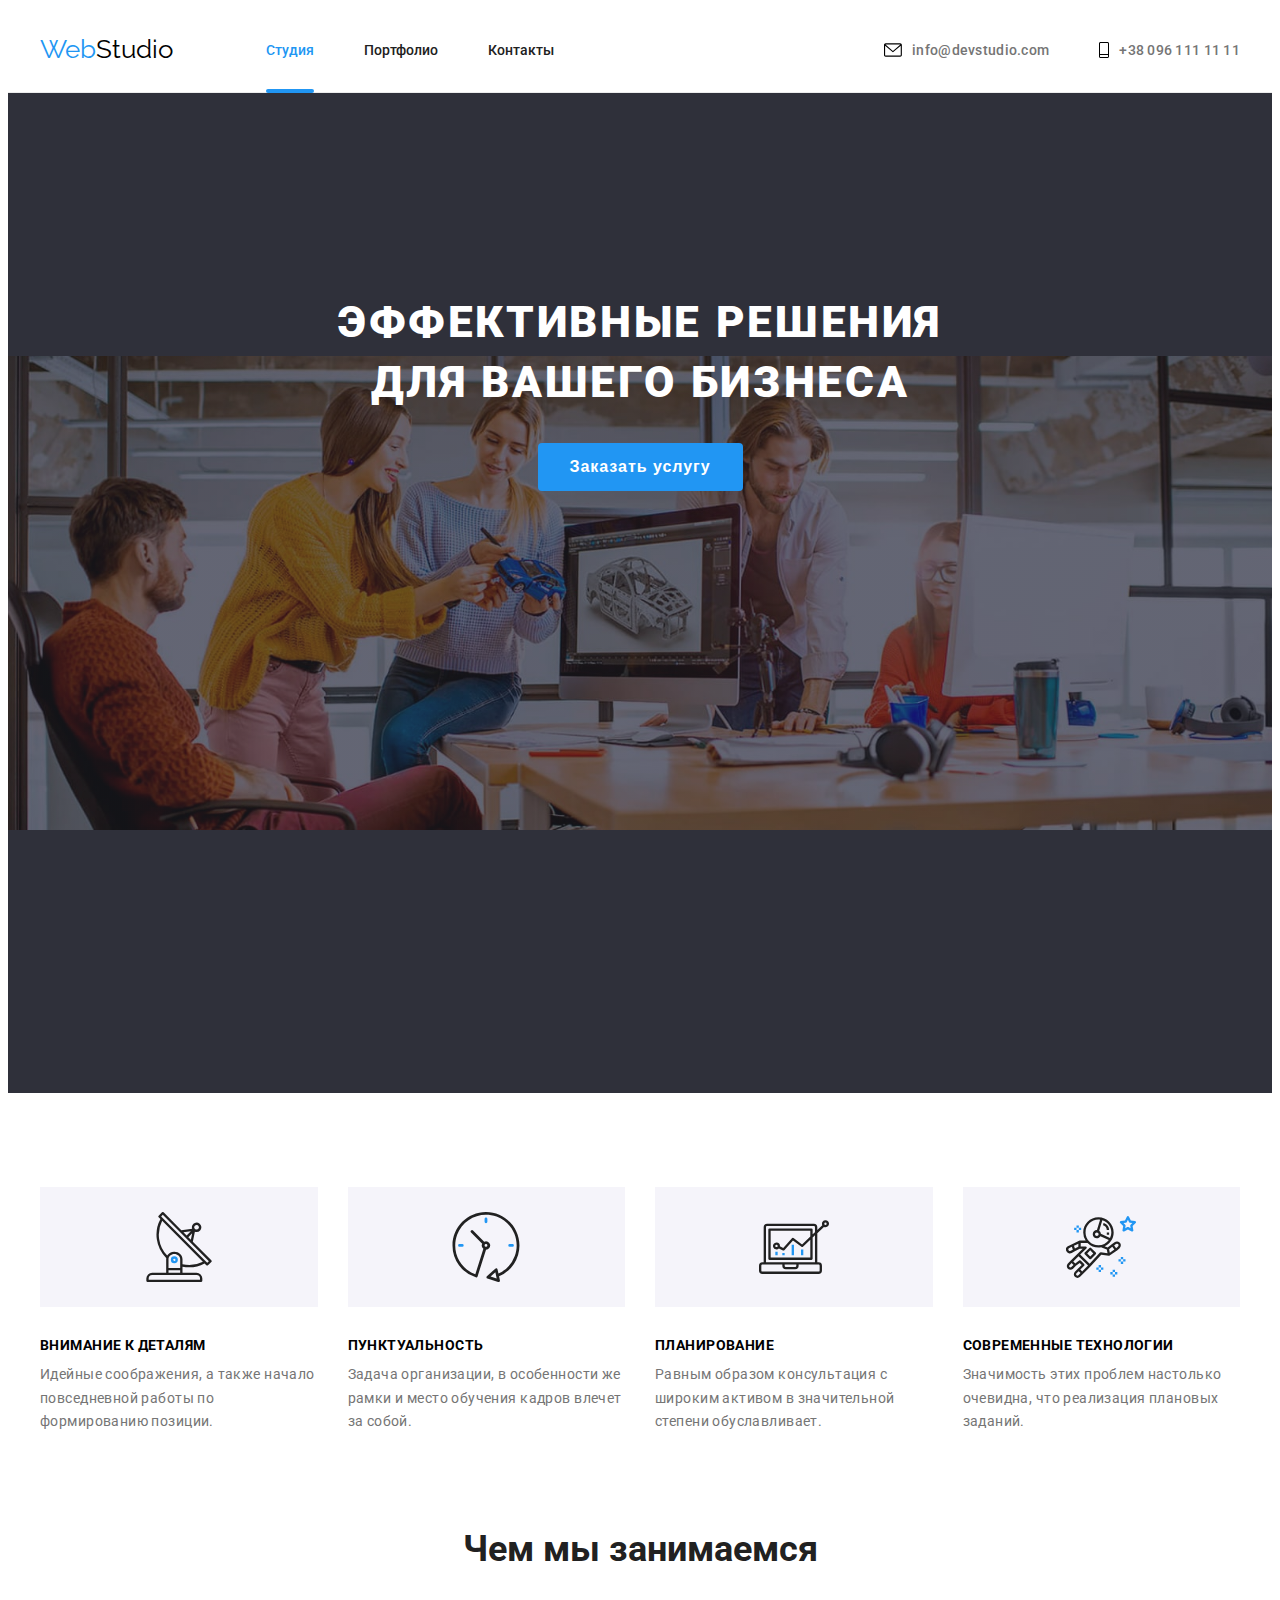
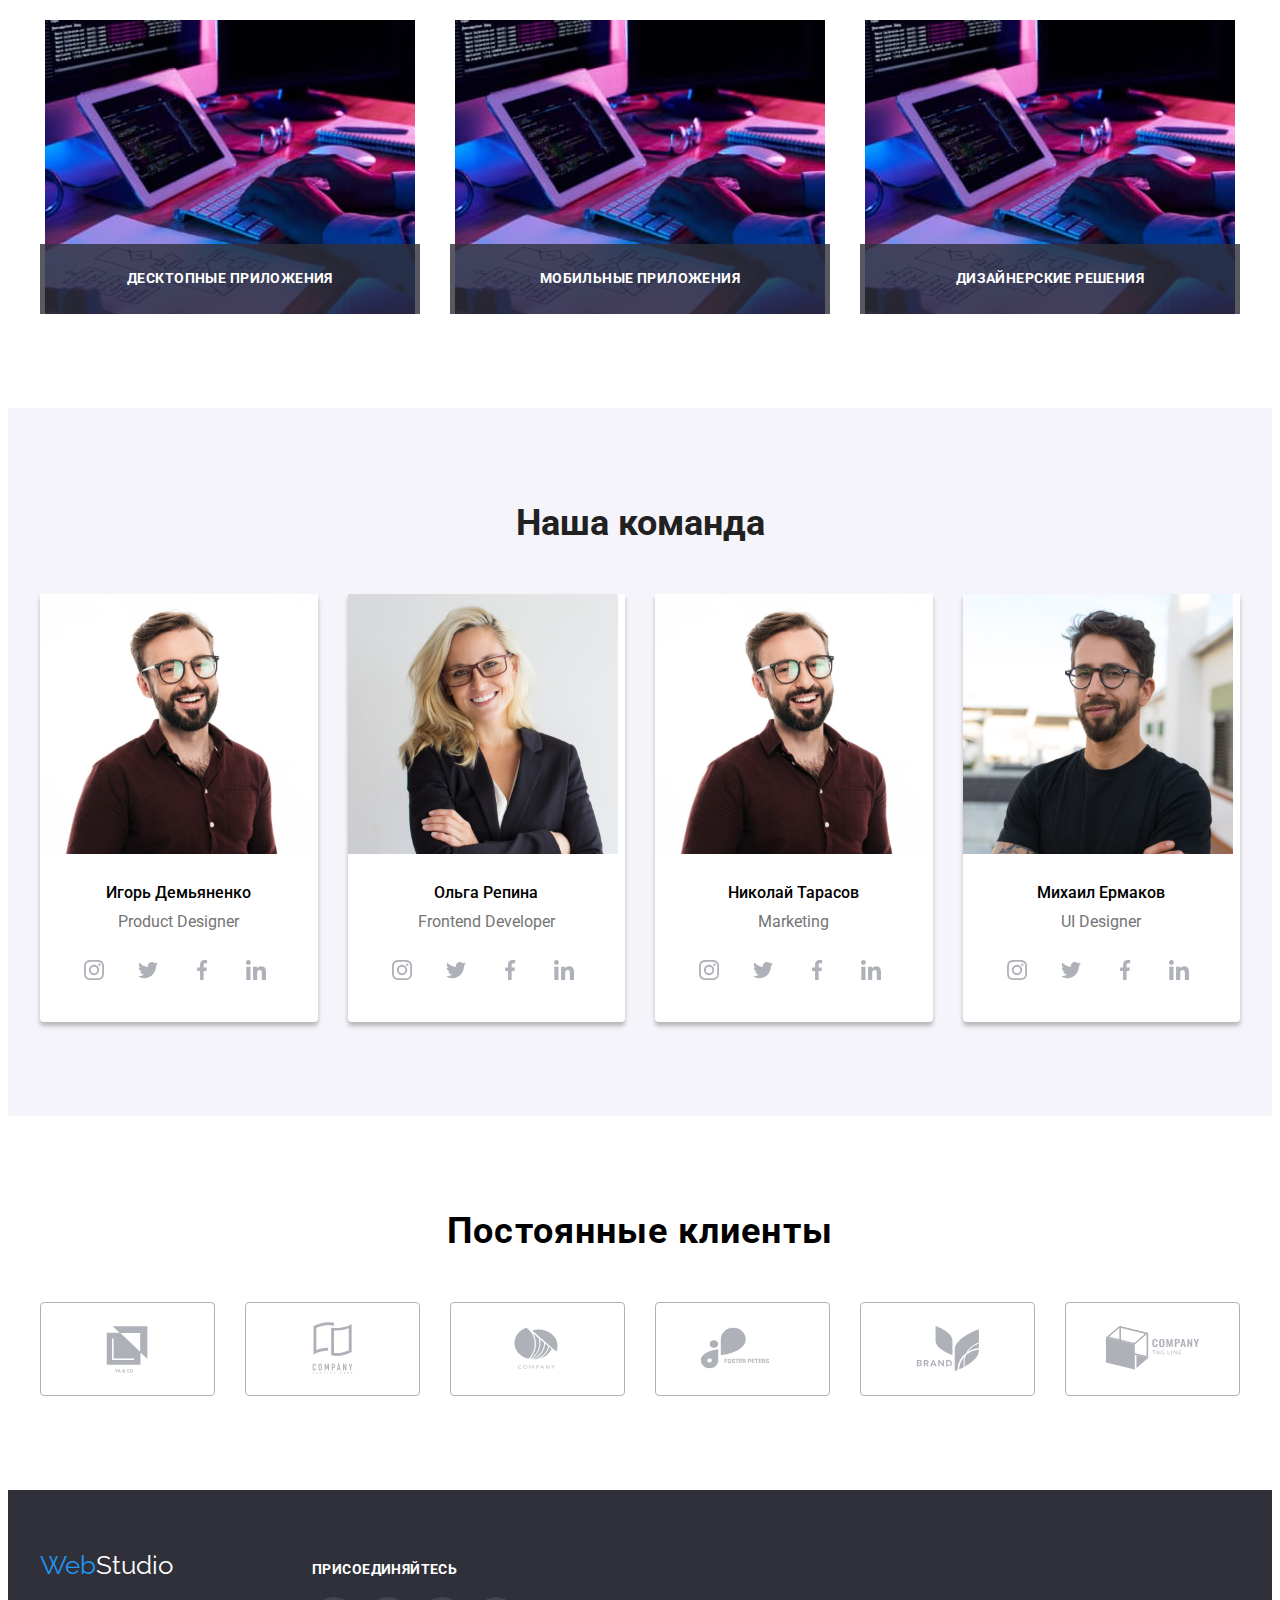
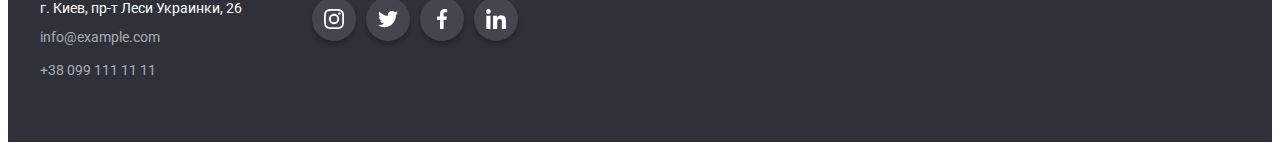
<file: index.html>
<!DOCTYPE html>
<html lang="ru">
  <head>
    <meta charset="UTF-8" />
    <meta http-equiv="X-UA-Compatible" content="IE=edge" />
    <meta name="viewport" content="width=device-width, initial-scale=1.0" />
    <title>WebStudio</title>
    <link
      rel="stylesheet"
      href="https://fonts.googleapis.com/css2?family=Raleway:wght@700&family=Roboto:wght@400;500;700;900&display=swap"
    />
    <link
      rel="stylesheet"
      href="https://cdnjs.cloudflare.com/ajax/libs/modern-normalize/1.1.0/modern-normalize.min.css"
      integrity="sha512-wpPYUAdjBVSE4KJnH1VR1HeZfpl1ub8YT/NKx4PuQ5NmX2tKuGu6U/JRp5y+Y8XG2tV+wKQpNHVUX03MfMFn9Q=="
      crossorigin="anonymous"
      referrerpolicy="no-referrer"
    />
    <link rel="stylesheet" href="./css/styles.css" />
  </head>
  <body>
    <header>
      <div class="container">
        <div class="header-nav header">
          <nav class="main-nav">
            <a href="./index.html" class="logo text"
              >Web<span class="logo-two text">Studio</span></a
            >
            <ul class="site-nav">
              <li class="item"><a href="./index.html" class="current item-link">Студия</a></li>
              <li class="item"><a href="./portfolio.html" class="item-link">Портфолио</a></li>
              <li class="item"><a href="" class="item-link">Контакты</a></li>
            </ul>
          </nav>
          <ul class="header-contact-list">
            <li class="item">
              <a href="mailto:info@devstudio.com" class="mail">
                <svg class="icon-mail">
                  <use href="./images/icons.svg#icon-mail"></use>
                </svg>
                info@devstudio.com</a
              >
            </li>
            <li class="item">
              <a href="tel:+380961111111" class="phone">
                <svg class="icon-phone">
                  <use href="./images/icons.svg#icon-phone" width="10" height="16"></use>
                </svg>
                +38 096 111 11 11</a
              >
            </li>
          </ul>
        </div>
      </div>
    </header>
    <main>
      <section class="hero">
        <div class="container">
          <h1 class="hero-title">Эффективные решения для вашего бизнеса</h1>
          <button data-modal-open type="button" class="primary-btn">Заказать услугу</button>
        </div>
      </section>
      <section class="features">
        <div class="container">
          <h2 class="visually-hidden">скрытый заголовок h2</h2>
          <ul class="features-list">
            <li class="item">
              <div class="features-icons">
                <svg class="icons"><use href="./images/icons.svg#icon-antenna"></use></svg>
              </div>
              <h3 class="feature-title">Внимание к деталям</h3>
              <p class="feature-description">
                Идейные соображения, а также начало повседневной работы по формированию позиции.
              </p>
            </li>
            <li class="item">
              <div class="features-icons">
                <svg class="icons"><use href="./images/icons.svg#icon-clock"></use></svg>
              </div>
              <h3 class="feature-title">Пунктуальность</h3>
              <p class="feature-description">
                Задача организации, в особенности же рамки и место обучения кадров влечет за собой.
              </p>
            </li>
            <li class="item">
              <div class="features-icons">
                <svg class="icons"><use href="./images/icons.svg#icon-diagram"></use></svg>
              </div>
              <h3 class="feature-title">Планирование</h3>
              <p class="feature-description">
                Равным образом консультация с широким активом в значительной степени обуславливает.
              </p>
            </li>
            <li class="item">
              <div class="features-icons">
                <svg class="icons"><use href="./images/icons.svg#icon-astronaut"></use></svg>
              </div>
              <h3 class="feature-title">Современные технологии</h3>
              <p class="feature-description">
                Значимость этих проблем настолько очевидна, что реализация плановых заданий.
              </p>
            </li>
          </ul>
        </div>
      </section>
      <section class="we-do">
        <div class="container">
          <h2 class="we-do-title">Чем мы занимаемся</h2>
          <ul class="we-do-foto">
            <li class="item">
              <div class="label">
                <img src="./images/box1.jpg" alt="набираем код" width="370" />

                <h2 class="label-txt">Десктопные приложения</h2>
              </div>
            </li>
            <li class="item">
              <div class="label">
                <img src="./images/box1.jpg" alt="набираем код" width="370" />

                <h2 class="label-txt">Мобильные приложения</h2>
              </div>
            </li>
            <li class="item">
              <div class="label">
                <img src="./images/box1.jpg" alt="набираем код" width="370" />

                <h2 class="label-txt">Дизайнерские решения</h2>
              </div>
            </li>
          </ul>
        </div>
      </section>
      <section class="our-team">
        <div class="container">
          <h2 class="our-team-title">Наша команда</h2>
          <ul class="our-team-foto">
            <li class="team-item">
              <img src="./images/img-3.jpg" alt="фотография" width="270" />
              <div class="card-team-content">
                <h3 class="our-team-name">Игорь Демьяненко</h3>
                <p class="our-team-prof">Product Designer</p>

                <ul class="our-team-links">
                  <li class="link">
                    <a href="" class="bg-link">
                      <svg class="social-link">
                        <use href="./images/icons.svg#icon-instagram"></use>
                      </svg>
                    </a>
                  </li>
                  <li class="link">
                    <a href="" class="bg-link">
                      <svg class="social-link">
                        <use href="./images/icons.svg#icon-twitter"></use>
                      </svg>
                    </a>
                  </li>
                  <li class="link">
                    <a href="" class="bg-link">
                      <svg class="social-link">
                        <use href="./images/icons.svg#icon-facebook"></use>
                      </svg>
                    </a>
                  </li>
                  <li class="link">
                    <a href="" class="bg-link">
                      <svg class="social-link">
                        <use href="./images/icons.svg#icon-linkedin"></use>
                      </svg>
                    </a>
                  </li>
                </ul>
              </div>
            </li>
            <li class="team-item">
              <img src="./images/img-2.jpg" alt="фотография" width="270" />
              <div class="card-team-content">
                <h3 class="our-team-name">Ольга Репина</h3>
                <p class="our-team-prof">Frontend Developer</p>

                <ul class="our-team-links">
                  <li class="link">
                    <a href="" class="bg-link">
                      <svg class="social-link">
                        <use href="./images/icons.svg#icon-instagram"></use>
                      </svg>
                    </a>
                  </li>
                  <li class="link">
                    <a href="" class="bg-link">
                      <svg class="social-link">
                        <use href="./images/icons.svg#icon-twitter"></use>
                      </svg>
                    </a>
                  </li>
                  <li class="link">
                    <a href="" class="bg-link">
                      <svg class="social-link">
                        <use href="./images/icons.svg#icon-facebook"></use>
                      </svg>
                    </a>
                  </li>
                  <li class="link">
                    <a href="" class="bg-link">
                      <svg class="social-link">
                        <use href="./images/icons.svg#icon-linkedin"></use>
                      </svg>
                    </a>
                  </li>
                </ul>
              </div>
            </li>
            <li class="team-item">
              <img src="./images/img-3.jpg" alt="фотография" width="270" />
              <div class="card-team-content">
                <h3 class="our-team-name">Николай Тарасов</h3>
                <p class="our-team-prof">Marketing</p>

                <ul class="our-team-links">
                  <li class="link">
                    <a href="" class="bg-link">
                      <svg class="social-link">
                        <use href="./images/icons.svg#icon-instagram"></use>
                      </svg>
                    </a>
                  </li>
                  <li class="link">
                    <a href="" class="bg-link">
                      <svg class="social-link">
                        <use href="./images/icons.svg#icon-twitter"></use>
                      </svg>
                    </a>
                  </li>
                  <li class="link">
                    <a href="" class="bg-link">
                      <svg class="social-link">
                        <use href="./images/icons.svg#icon-facebook"></use>
                      </svg>
                    </a>
                  </li>
                  <li class="link">
                    <a href="" class="bg-link">
                      <svg class="social-link">
                        <use href="./images/icons.svg#icon-linkedin"></use>
                      </svg>
                    </a>
                  </li>
                </ul>
              </div>
            </li>
            <li class="team-item">
              <img src="./images/img.jpg" alt="фотография" width="270" />
              <div class="card-team-content">
                <h3 class="our-team-name">Михаил Ермаков</h3>
                <p class="our-team-prof">UI Designer</p>

                <ul class="our-team-links">
                  <li class="link">
                    <a href="" class="bg-link">
                      <svg class="social-link">
                        <use href="./images/icons.svg#icon-instagram"></use>
                      </svg>
                    </a>
                  </li>
                  <li class="link">
                    <a href="" class="bg-link">
                      <svg class="social-link">
                        <use href="./images/icons.svg#icon-twitter"></use>
                      </svg>
                    </a>
                  </li>
                  <li class="link">
                    <a href="" class="bg-link">
                      <svg class="social-link">
                        <use href="./images/icons.svg#icon-facebook"></use>
                      </svg>
                    </a>
                  </li>
                  <li class="link">
                    <a href="" class="bg-link">
                      <svg class="social-link">
                        <use href="./images/icons.svg#icon-linkedin"></use>
                      </svg>
                    </a>
                  </li>
                </ul>
              </div>
            </li>
          </ul>
        </div>
      </section>
      <section class="clients">
        <div class="container">
          <h2 class="regular-clients">Постоянные клиенты</h2>
          <ul class="our-clients">
            <li class="item">
              <svg class="icon">
                <use href="./images/icons.svg#icon-cl-1"></use>
              </svg>
            </li>
            <li class="item">
              <svg class="icon">
                <use href="./images/icons.svg#icon-cl-2"></use>
              </svg>
            </li>
            <li class="item">
              <svg class="icon">
                <use href="./images/icons.svg#icon-cl-3"></use>
              </svg>
            </li>
            <li class="item">
              <svg class="icon">
                <use href="./images/icons.svg#icon-cl-4"></use>
              </svg>
            </li>
            <li class="item">
              <svg class="icon">
                <use href="./images/icons.svg#icon-cl-5"></use>
              </svg>
            </li>
            <li class="item">
              <svg class="icon">
                <use href="./images/icons.svg#icon-cl-6"></use>
              </svg>
            </li>
          </ul>
        </div>
      </section>
    </main>
    <footer>
      <div class="container">
        <div class="footer-content">
          <div class="footer">
            <a href="./index.html" class="logo text"
              >Web<span class="logo-three text">Studio</span></a
            >

            <address>
              <ul class="footer-contact-list">
                <li class="footer-adress">
                  <a href="https://goo.gl/maps/QL9woeG6s1fVLZXF6" target="blank"
                    >г. Киев, пр-т Леси Украинки, 26</a
                  >
                </li>
                <li class="footer-contact mail">
                  <a href="mailto:info@devstudio.com">info@example.com</a>
                </li>
                <li class="footer-contact tel">
                  <a href="tel:+380961111111">+38 099 111 11 11</a>
                </li>
              </ul>
            </address>
          </div>
          <div class="footer-join">
            <h3 class="join">присоединяйтесь</h3>
            <ul class="footer-links">
              <li class="link">
                <a href="" class="footer-bg-link">
                  <svg class="footer-social-link">
                    <use href="./images/icons.svg#icon-instagram"></use>
                  </svg>
                </a>
              </li>
              <li class="link">
                <a href="" class="footer-bg-link">
                  <svg class="footer-social-link">
                    <use href="./images/icons.svg#icon-twitter"></use>
                  </svg>
                </a>
              </li>
              <li class="link">
                <a href="" class="footer-bg-link">
                  <svg class="footer-social-link">
                    <use href="./images/icons.svg#icon-facebook"></use>
                  </svg>
                </a>
              </li>
              <li class="link">
                <a href="" class="footer-bg-link">
                  <svg class="footer-social-link">
                    <use href="./images/icons.svg#icon-linkedin"></use>
                  </svg>
                </a>
              </li>
            </ul>
          </div>
        </div>
      </div>
    </footer>
    <!-- Modal window -->

    <div class="backdrop is-hidden" data-modal>
      <div class="modal">
        <button data-modal-close type="button" class="btn-close">
          <svg class="btn-modal-close"><use href="./images/icons.svg#icon-close"></use></svg>
        </button>
      </div>
    </div>
    <script src="./js/modal.js"></script>
  </body>
</html>
</file>
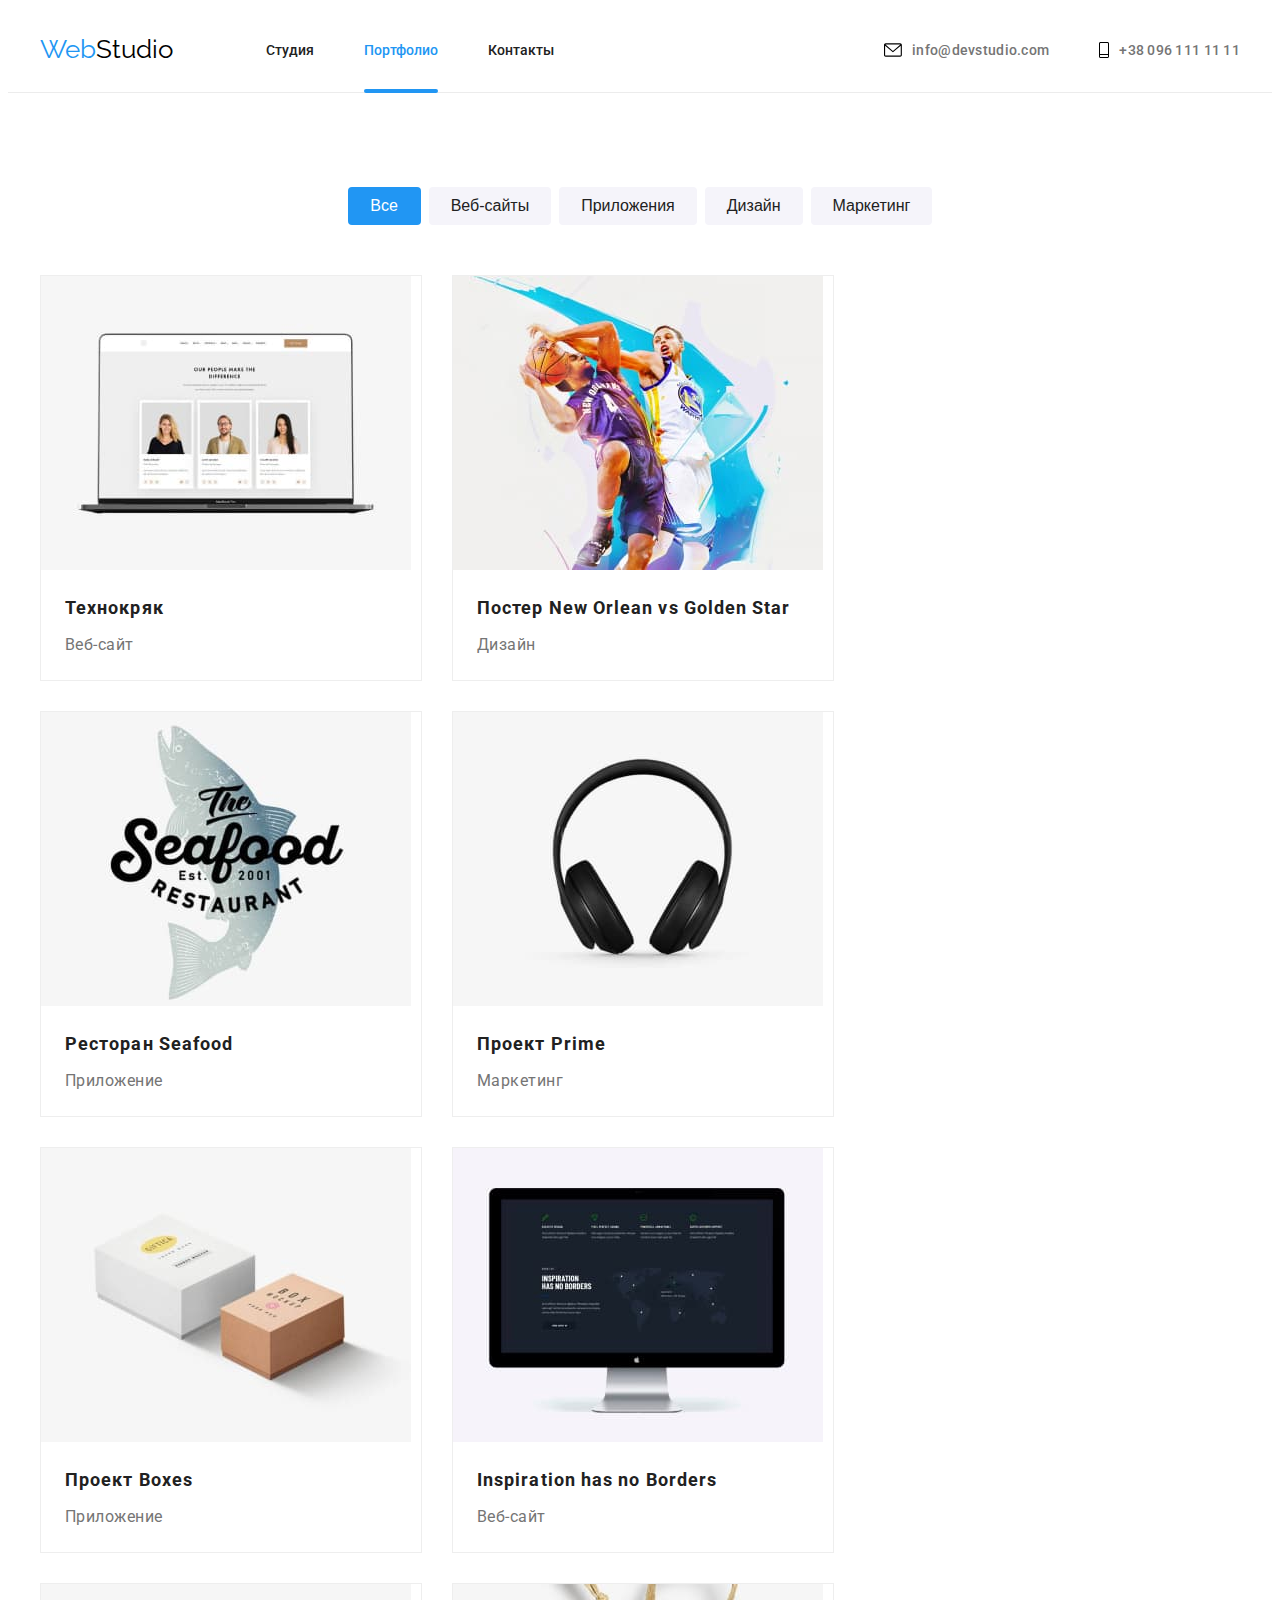
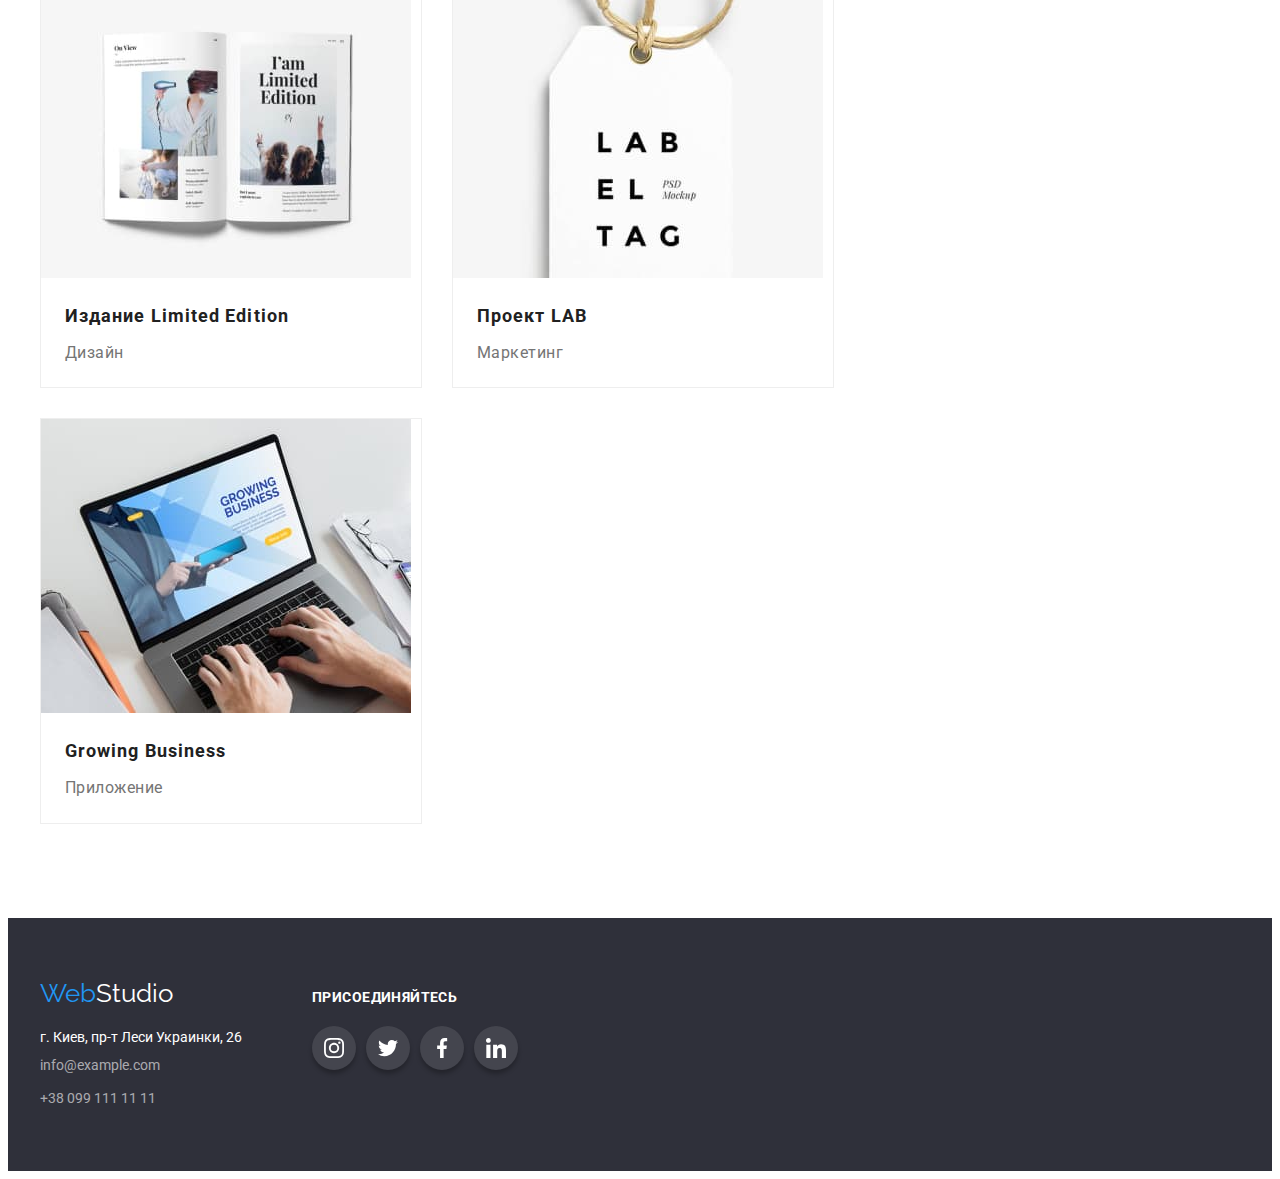
<file: portfolio.html>
<!DOCTYPE html>
<html lang="ru">
  <head>
    <meta charset="UTF-8" />
    <meta http-equiv="X-UA-Compatible" content="IE=edge" />
    <meta name="viewport" content="width=device-width, initial-scale=1.0" />
    <title>Портфолио</title>
    <link
      rel="stylesheet"
      href="https://fonts.googleapis.com/css2?family=Raleway:wght@700&family=Roboto:wght@400;500;700;900&display=swap"
    />
    <link
      rel="stylesheet"
      href="https://cdnjs.cloudflare.com/ajax/libs/modern-normalize/1.1.0/modern-normalize.min.css"
      integrity="sha512-wpPYUAdjBVSE4KJnH1VR1HeZfpl1ub8YT/NKx4PuQ5NmX2tKuGu6U/JRp5y+Y8XG2tV+wKQpNHVUX03MfMFn9Q=="
      crossorigin="anonymous"
      referrerpolicy="no-referrer"
    />

    <link rel="stylesheet" href="./css/styles.css" />
  </head>
  <body>
    <header>
      <div class="container">
        <div class="header-nav header">
          <nav class="main-nav">
            <a href="./index.html" class="logo text"
              >Web<span class="logo-two text">Studio</span></a
            >
            <ul class="site-nav">
              <li class="item"><a href="./index.html">Студия</a></li>
              <li class="item"><a href="./portfolio.html" class="current">Портфолио</a></li>
              <li class="item"><a href="">Контакты</a></li>
            </ul>
          </nav>
          <ul class="header-contact-list">
            <li class="item">
              <a href="mailto:info@devstudio.com" class="mail">
                <svg class="icon-mail">
                  <use href="./images/icons.svg#icon-mail"></use>
                </svg>
                info@devstudio.com</a
              >
            </li>
            <li class="item">
              <a href="tel:+380961111111" class="phone">
                <svg class="icon-phone">
                  <use href="./images/icons.svg#icon-phone" width="10" height="16"></use>
                </svg>
                +38 096 111 11 11</a
              >
            </li>
          </ul>
        </div>
      </div>
    </header>
    <main>
      <section class="works">
        <div class="container">
          <h1 class="hidden">скрытый заголовок Н1</h1>
          <ul class="btn-text">
            <li class="item"><button type="button" class="secondary-btn btn-all">Все</button></li>
            <li class="item"><button type="button" class="secondary-btn">Веб-сайты</button></li>
            <li class="item"><button type="button" class="secondary-btn">Приложения</button></li>
            <li class="item"><button type="button" class="secondary-btn">Дизайн</button></li>
            <li class="item"><button type="button" class="secondary-btn">Маркетинг</button></li>
          </ul>
          <ul class="pictures">
            <li class="item border">
              <article class="card">
                <div class="card-thumb">
                  <img src="./images-portfolio/img1.jpg" alt="набор фото" />
                </div>
                <div class="card-content">
                  <h2 class="picture-title">Технокряк</h2>
                  <p class="picture-description">Веб-сайт</p>
                </div>
              </article>
            </li>
            <li class="item border">
              <article class="card">
                <div class="card-thumb">
                  <img src="./images-portfolio/img2.jpg" alt="набор фото" />
                </div>
                <div class="card-content">
                  <h2 class="picture-title">Постер New Orlean vs Golden Star</h2>
                  <p class="picture-description">Дизайн</p>
                </div>
              </article>
            </li>
            <li class="item border">
              <article class="card">
                <div class="card-thumb">
                  <img src="./images-portfolio/img3.jpg" alt="набор фото" />
                </div>
                <div class="card-content">
                  <h2 class="picture-title">Ресторан Seafood</h2>
                  <p class="picture-description">Приложение</p>
                </div>
              </article>
            </li>
            <li class="item border">
              <article class="card">
                <div class="card-thumb">
                  <img src="./images-portfolio/img4.jpg" alt="набор фото" />
                </div>
                <div class="card-content">
                  <h2 class="picture-title">Проект Prime</h2>
                  <p class="picture-description">Маркетинг</p>
                </div>
              </article>
            </li>
            <li class="item border">
              <article class="card">
                <div class="card-thumb">
                  <img src="./images-portfolio/img5.jpg" alt="набор фото" />
                </div>
                <div class="card-content">
                  <h2 class="picture-title">Проект Boxes</h2>
                  <p class="picture-description">Приложение</p>
                </div>
              </article>
            </li>
            <li class="item border">
              <article class="card">
                <div class="card-thumb">
                  <img src="./images-portfolio/img6.jpg" alt="набор фото" />
                </div>
                <div class="card-content">
                  <h2 class="picture-title">Inspiration has no Borders</h2>
                  <p class="picture-description">Веб-сайт</p>
                </div>
              </article>
            </li>
            <li class="item border">
              <article class="card">
                <div class="card-thumb">
                  <img src="./images-portfolio/img7.jpg" alt="набор фото" />
                </div>
                <div class="card-content">
                  <h2 class="picture-title">Издание Limited Edition</h2>
                  <p class="picture-description">Дизайн</p>
                </div>
              </article>
            </li>
            <li class="item border">
              <article class="card">
                <div class="card-thumb">
                  <img src="./images-portfolio/img8.jpg" alt="набор фото" />
                </div>
                <div class="card-content">
                  <h2 class="picture-title">Проект LAB</h2>
                  <p class="picture-description">Маркетинг</p>
                </div>
              </article>
            </li>
            <li class="item border">
              <article class="card">
                <div class="card-thumb">
                  <img src="./images-portfolio/img9.jpg" alt="набор фото" />
                </div>
                <div class="card-content">
                  <h2 class="picture-title">Growing Business</h2>
                  <p class="picture-description">Приложение</p>
                </div>
              </article>
            </li>
          </ul>
        </div>
      </section>
    </main>
    <footer>
      <div class="container">
        <div class="footer-content">
          <div class="footer">
            <a href="./index.html" class="logo text"
              >Web<span class="logo-three text">Studio</span></a
            >

            <address>
              <ul class="footer-contact-list">
                <li class="footer-adress">
                  <a href="https://goo.gl/maps/QL9woeG6s1fVLZXF6" target="blank"
                    >г. Киев, пр-т Леси Украинки, 26</a
                  >
                </li>
                <li class="footer-contact mail">
                  <a href="mailto:info@devstudio.com">info@example.com</a>
                </li>
                <li class="footer-contact tel">
                  <a href="tel:+380961111111">+38 099 111 11 11</a>
                </li>
              </ul>
            </address>
          </div>
          <div class="footer-join">
            <h3 class="join">присоединяйтесь</h3>
            <ul class="footer-links">
              <li class="link">
                <a href="" class="footer-bg-link">
                  <svg class="footer-social-link">
                    <use href="./images/icons.svg#icon-instagram"></use>
                  </svg>
                </a>
              </li>
              <li class="link">
                <a href="" class="footer-bg-link">
                  <svg class="footer-social-link">
                    <use href="./images/icons.svg#icon-twitter"></use>
                  </svg>
                </a>
              </li>
              <li class="link">
                <a href="" class="footer-bg-link">
                  <svg class="footer-social-link">
                    <use href="./images/icons.svg#icon-facebook"></use>
                  </svg>
                </a>
              </li>
              <li class="link">
                <a href="" class="footer-bg-link">
                  <svg class="footer-social-link">
                    <use href="./images/icons.svg#icon-linkedin"></use>
                  </svg>
                </a>
              </li>
            </ul>
          </div>
        </div>
      </div>
    </footer>
  </body>
</html>
</file>
<file: css/styles.css>
/* general */
:root {
  --title-text-color: #212121;
  --text-color: #757575;
  --accent-color: #2196f3;
  --btn-bg-color: #f5f4fa;
  --bg-color: #ffffff;
  --secondary-bg-color: #f5f4fa;
  --primary-btn-hover-color: #188ce8;

  --pictures-margin: 30px;
}

body {
  background-color: var(--bg-color);
  font-family: 'Roboto', sans-serif;
}

.container {
  width: 1200px;
  padding-right: 15px;
  padding-left: 15px;
  margin-left: auto;
  margin-right: auto;
  /* outline: solid 3px red; */
}

.visually-hidden {
  position: absolute;
  width: 1px;
  height: 1px;
  margin: -1px;
  border: 0;
  padding: 0;

  white-space: nowrap;
  clip-path: inset(100%);
  clip: rect(0 0 0 0);
  overflow: hidden;
}

h1,
h2,
h3,
h4,
h5,
h6,
p {
  margin: 0;
}

ul {
  list-style: none;
  padding-left: 0px;
  margin: 0;
}

a {
  display: block;
  text-decoration: none;
  font-style: normal;
}

img {
  display: block;
  max-width: 100%;
}
.hidden {
  display: none;
  margin-top: 0px;
  margin-bottom: 0px;
}

/* header and footer */
.logo {
  color: var(--accent-color);
  font-family: 'Raleway', sans-serif;
  font-size: 26px;
}

.main-nav .logo {
  margin-right: 93px;
  padding-top: 24px;
  padding-bottom: 24px;
}

.logo-two {
  color: #000000;
  font-family: 'Raleway', sans-serif;
  font-size: 26px;
}
.logo-three {
  color: var(--bg-color);
}
.main-nav .text {
  line-height: 1.38;
}
.footer .text {
  line-height: 1.17;
}

.header a:hover,
.header a:focus,
.footer a:hover,
.footer a:focus {
  color: var(--accent-color);
}

/* header */
.header-nav {
  display: flex;
  text-align: center;
}

.main-nav {
  display: flex;
  align-items: center;
  padding: 0;
  margin-right: auto;
}

.site-nav {
  font-weight: 500;
  font-size: 14px;
  line-height: 1.17;
  display: flex;
}

.site-nav .current {
  color: var(--accent-color);

  position: relative;
}

.current::after {
  content: '';

  position: absolute;

  bottom: -3px;

  display: block;
  width: 100%;
  height: 4px;

  background-color: var(--accent-color);
  border-radius: 2px;
}

.site-nav .item:not(:last-child) {
  margin-right: 50px;
}
.site-nav a {
  display: inline-block;
  padding-top: 32px;
  padding-bottom: 32px;
  color: var(--title-text-color);
}

.header-contact-list {
  display: flex;
  align-items: center;
  line-height: 1.17;
  font-size: 14px;
  font-weight: 500;
  letter-spacing: 0.02em;
}

.header-contact-list .item + .item {
  margin-left: 50px;
}

.header-contact-list a {
  display: inline-flex;
  align-items: center;
  padding-top: 32px;
  padding-bottom: 32px;
  margin-bottom: 0;
  color: var(--text-color);

  transition: color 250ms cubic-bezier(0.4, 0, 0.2, 1);
}

.header-contact-list .mail:hover,
.header-contact-list .mail:focus {
  fill: var(--accent-color);
}

.header-contact-list .phone:hover,
.header-contact-list .phone:focus {
  fill: var(--accent-color);
}

.icon-mail {
  margin-right: 10px;

  width: 18px;
  height: 18px;

  transition: fill 250ms cubic-bezier(0.4, 0, 0.2, 1);
}

.icon-phone {
  width: 10px;
  height: 16px;

  margin-right: 10px;

  transition: fill 250ms cubic-bezier(0.4, 0, 0.2, 1);
}

header {
  border-bottom: 1px solid #ececec;
}

/* hero */
.hero {
  background-color: #2f303a;
  text-align: center;
  padding-top: 200px;
  padding-bottom: 200px;

  max-width: 1600px;
  height: 600px;
  margin-left: auto;
  margin-right: auto;
  background-image: linear-gradient(rgba(47, 48, 58, 0.4), rgba(47, 48, 58, 0.4)),
    url(../images/bg-hero.jpg);
  background-position: center;
  background-repeat: no-repeat;
  background-size: contain;
}

.hero-title {
  color: var(--bg-color);
  width: 696px;
  font-family: Roboto;
  font-size: 44px;
  font-weight: 900;
  letter-spacing: 0.06em;
  line-height: 1.36;
  text-transform: uppercase;
  display: inline-block;
  text-align: center;
  margin: 0 0 30px 0;
}
.primary-btn {
  color: var(--bg-color);
  background-color: var(--accent-color);
  cursor: pointer;
  border: none;
  line-height: 1.8;
  letter-spacing: 0.06em;
  text-align: center;
  font-size: 16px;
  font-weight: 700;
  border-radius: 4px;
  padding: 10px 32px;
  display: block;
  margin: auto;

  transition: background-color 250ms cubic-bezier(0.4, 0, 0.2, 1);
}

.primary-btn:hover,
.primary-btn:focus {
  background-color: var(--primary-btn-hover-color);
}

/* features */
.features {
  padding-top: 94px;
  padding-bottom: 94px;
}

.features-list {
  display: flex;
  margin-left: calc(-1 * var(--pictures-margin));
}

.features-list .item {
  flex-basis: calc(100% / 4 - var(--pictures-margin));
  margin-left: var(--pictures-margin);
}

.features-icons {
  display: flex;
  justify-content: center;
  align-items: center;
  height: 120px;
  background-color: var(--btn-bg-color);
  margin-bottom: 30px;
}

.icons {
  width: 70px;
  height: 70px;
}

/* 
.features-list .item::before {
  display: block;
  content: '';
  height: 120px;
  background-color: var(--btn-bg-color);
  background-repeat: no-repeat;
  background-position: center;
}

/* .icon-antenna::before {
  background-image: url(../images/antenna.svg);
}
.icon-clock::before {
  background-image: url(../images/clock.svg);
}
.icon-diagram::before {
  background-image: url(../images/diagram.svg);
}
.icon-astronaut::before {
  background-image: url(../images/astronaut.svg);
} */

.feature-title {
  font-weight: 700;
  font-size: 14px;
  line-height: 16px;
  letter-spacing: 0.03em;
  text-transform: uppercase;
  margin-bottom: 10px;
}
.feature-description {
  color: var(--text-color);
  line-height: 1.7;
  font-weight: 400;
  font-size: 14px;
  letter-spacing: 0.03em;
  text-align: left;
}

/* we-do */
.we-do {
  padding-bottom: 94px;
}

.we-do-title {
  color: var(--title-text-color);
  font-size: 14px;
  line-height: 1.17;
  text-align: center;
  font-weight: 700;
  font-size: 36px;
  margin-bottom: 50px;
}
.we-do-foto {
  display: flex;
  margin-left: calc(-1 * var(--pictures-margin));
}
.we-do-foto .item {
  flex-basis: calc(100% / 3 - var(--pictures-margin));
  margin-left: var(--pictures-margin);
}

.label {
  position: relative;

  display: flex;

  justify-content: center;
  align-items: flex-end;
}

.label-txt {
  position: absolute;

  display: flex;
  justify-content: center;
  align-items: center;

  width: 100%;
  height: 70px;

  font-weight: 700;
  font-size: 14px;
  line-height: 1.14;
  text-align: center;
  letter-spacing: 0.03em;
  text-transform: uppercase;

  color: var(--bg-color);
  background-color: rgba(47, 48, 58, 0.8);
}

/* our team */
.our-team {
  background-color: var(--secondary-bg-color);

  padding-top: 94px;
  padding-bottom: 94px;
  margin-left: auto;
  margin-right: auto;
}

.our-team-title {
  color: var(--title-text-color);
  line-height: 1.17;
  text-align: center;
  font-weight: 700;
  font-size: 36px;
  margin-bottom: 50px;
}
.our-team-foto {
  display: flex;
  margin-left: calc(-1 * var(--pictures-margin));
}
.team-item {
  flex-basis: calc(100% / 4 - var(--pictures-margin));
  margin-left: var(--pictures-margin);
  background-color: var(--bg-color);

  border-radius: 0px 0px 4px 4px;
  box-shadow: 0px 4px 4px 0px #00000040;
}

.card-team-content {
  padding: 30px 32px;
}

.our-team-name {
  font-weight: 500;
  font-size: 16px;
  line-height: 1.17;
  margin-bottom: 10px;
  text-align: center;
}

.our-team-prof {
  color: var(--text-color);
  font-weight: 400;
  font-size: 16px;
  line-height: 1.17;
  text-align: center;
  margin-bottom: 16px;
}

.our-team-links {
  display: flex;
}

.bg-link {
  display: flex;
  align-items: center;
  justify-content: center;

  color: #afb1b8;

  border-radius: 50%;

  width: 44px;
  height: 44px;

  transition: color 250ms cubic-bezier(0.4, 0, 0.2, 1),
    background-color 250ms cubic-bezier(0.4, 0, 0.2, 1);
}

.link:not(:last-child) {
  margin-right: 10px;
}

.bg-link:hover {
  color: var(--bg-color);
  background-color: var(--accent-color);
}

.social-link {
  fill: currentColor;

  width: 20px;
  height: 20px;
}

.clients {
  background-color: var(--bg-color);

  padding-top: 94px;
  padding-bottom: 94px;
  margin-right: auto;
  margin-left: auto;
}

.regular-clients {
  font-size: 36px;
  font-weight: 700;
  line-height: 1.17;
  letter-spacing: 0.03em;
  text-align: center;
  margin-bottom: 50px;
}

.our-clients {
  display: flex;
  margin-left: calc(-1 * var(--pictures-margin));
}

.our-clients .item {
  flex-basis: calc(100% / 6 - var(--pictures-margin));
  margin-left: var(--pictures-margin);

  width: 170px;
  height: 92px;
  border: 1px solid #afb1b8;
  border-radius: 4px;

  display: flex;
  align-items: center;
  justify-content: center;

  cursor: pointer;

  transition: fill 250ms cubic-bezier(0.4, 0, 0.2, 1), border 250ms cubic-bezier(0.4, 0, 0.2, 1);
}

.item:hover .icon,
.item:focus .icon {
  fill: var(--accent-color);
}

.our-clients .item:hover {
  border: 1px solid var(--accent-color);
}

.icon {
  fill: #afb1b8;
}

.icon {
  width: 106px;
  height: 60px;
}

/* footer */
footer {
  background-color: #2f303a;
  padding-top: 60px;
  padding-bottom: 60px;
}

.footer-content {
  display: flex;
  align-items: baseline;
}

.footer-adress a {
  color: var(--bg-color);
  line-height: 1.17;

  transition: color 250ms cubic-bezier(0.4, 0, 0.2, 1);
}

.footer-contact a {
  color: rgba(255, 255, 255, 0.6);
  line-height: 1.7;

  transition: color 250ms cubic-bezier(0.4, 0, 0.2, 1);
}

.footer-contact-list {
  line-height: 1.17;
  font-size: 14px;
}
footer .text {
  margin-bottom: 20px;
}

.footer-adress {
  margin-bottom: 9px;
}
.mail {
  margin-bottom: 9px;
}

.footer-join {
  margin-left: 70px;
}

.join {
  font-size: 14px;
  font-style: normal;
  font-weight: 700;
  line-height: 1.17;
  letter-spacing: 0.03em;
  text-transform: uppercase;

  color: var(--bg-color);

  margin-bottom: 20px;
}

.footer-links {
  display: flex;
}

.footer-bg-link {
  display: flex;
  align-items: center;
  justify-content: center;

  background-color: #ffffff1a;
  width: 44px;
  height: 44px;

  box-shadow: 0px 4px 4px 0px #00000040;
  border-radius: 50%;

  transition: background-color 250ms cubic-bezier(0.4, 0, 0.2, 1);
}

.link:not(:last-child) {
  margin-right: 10px;
}

.footer-bg-link:hover {
  background-color: var(--accent-color);
}

.footer-social-link {
  fill: var(--bg-color);

  width: 20px;
  height: 20px;
}

/* PORTFOLIO */
.works {
  padding-top: 94px;
  padding-bottom: 94px;
}
/* Buttons */
.btn-text {
  display: flex;
  justify-content: center;
  margin-bottom: 50px;
}
.btn-text .item:not(:last-child) {
  margin-right: 8px;
}
.secondary-btn,
.btn-all {
  background-color: var(--btn-bg-color);
  color: var(--title-text-color);
  cursor: pointer;
  line-height: 1.62;
  font-size: 16px;
  font-weight: 500;
  border: none;
  border-radius: 4px;
  padding: 6px 22px;
  display: block;
  min-width: 73px;
  text-align: center;

  transition: color 250ms cubic-bezier(0.4, 0, 0.2, 1),
    background-color 250ms cubic-bezier(0.4, 0, 0.2, 1),
    box-shadow 250ms cubic-bezier(0.4, 0, 0.2, 1);
}

.btn-all {
  background-color: var(--accent-color);
  color: var(--bg-color);
}

.secondary-btn:hover,
.secondary-btn:focus,
.btn-all:hover,
.btn-all:focus {
  background-color: var(--accent-color);
  color: var(--bg-color);
  box-shadow: 0px 2px 2px 0px #0000001f;
  box-shadow: 0px 1px 2px 0px #00000014;
  box-shadow: 0px 3px 1px 0px #0000001a;
}

.pictures {
  display: flex;
  flex-wrap: wrap;

  margin-left: calc(-1 * var(--pictures-margin));
  margin-top: calc(-1 * var(--pictures-margin));
}

.card-thumb {
  position: relative;

  overflow: hidden;
}

.overlay {
  position: absolute;
  top: 0;
  left: 0;
  width: 100%;
  height: 100%;

  background-color: rgba(33, 150, 243, 0.9);

  transform: translateY(100%);
  transition: transform 250ms cubic-bezier(0.4, 0, 0.2, 1);
}

.overlay-txt {
  position: absolute;

  padding: 63px 24px;

  font-size: 18px;
  line-height: 1.56;
  letter-spacing: 0.03em;
  color: var(--bg-color);
}

.pictures .item {
  flex-basis: calc(100% / 3 - var(--pictures-margin));
  margin-left: var(--pictures-margin);
  margin-top: var(--pictures-margin);

  transition: box-shadow 250ms cubic-bezier(0.4, 0, 0.2, 1);
}

.pictures .item:hover,
.pictures .item:focus {
  box-shadow: 0px 4px 4px 0px #00000040;
}

.pictures .item:hover .overlay {
  transform: translateY(0);
}

.border {
  border: 1px solid #eeeeee;
}

.card-content {
  padding: 20px 24px;
}

.picture-title {
  color: var(--title-text-color);
  font-size: 18px;
  font-weight: 700;
  line-height: 2;
  letter-spacing: 0.06em;
  margin-bottom: 4px;
}

.picture-description {
  color: var(--text-color);
  font-size: 16px;
  font-weight: 400;
  line-height: 1.87;
  letter-spacing: 0.03em;
}

/* МОДАЛЬНОЕ ОКНО */

.backdrop {
  position: fixed;
  top: 0;
  left: 0;
  width: 100%;
  height: 100%;

  background-color: rgba(0, 0, 0, 0.2);

  opacity: 1;

  transition: opacity 250ms cubic-bezier(0.4, 0, 0.2, 1);
}

.backdrop.is-hidden {
  opacity: 0;
  pointer-events: none;
  /* visibility: visible; */
}

.backdrop.is-hidden .modal {
  transform: translate(-50%, -50%) scale(0.8);
}

.modal {
  position: absolute;
  top: 50%;
  left: 50%;

  min-width: 528px;
  min-height: 581px;

  background-color: var(--bg-color);

  transform: translate(-50%, -50%) scale(1);
  transition: transform 20ms cubic-bezier(0.4, 0, 0.2, 1);
}

.btn-close {
  position: absolute;
  background-color: var(--bg-color);

  width: 30px;
  height: 30px;

  right: 8px;
  top: 8px;

  padding: 6px;

  border: none;
  border-radius: 50%;
  border: 1px solid #0000001a;
}

.btn-modal-close {
  fill: black;

  width: 11px;
  height: 11px;
}
</file>
